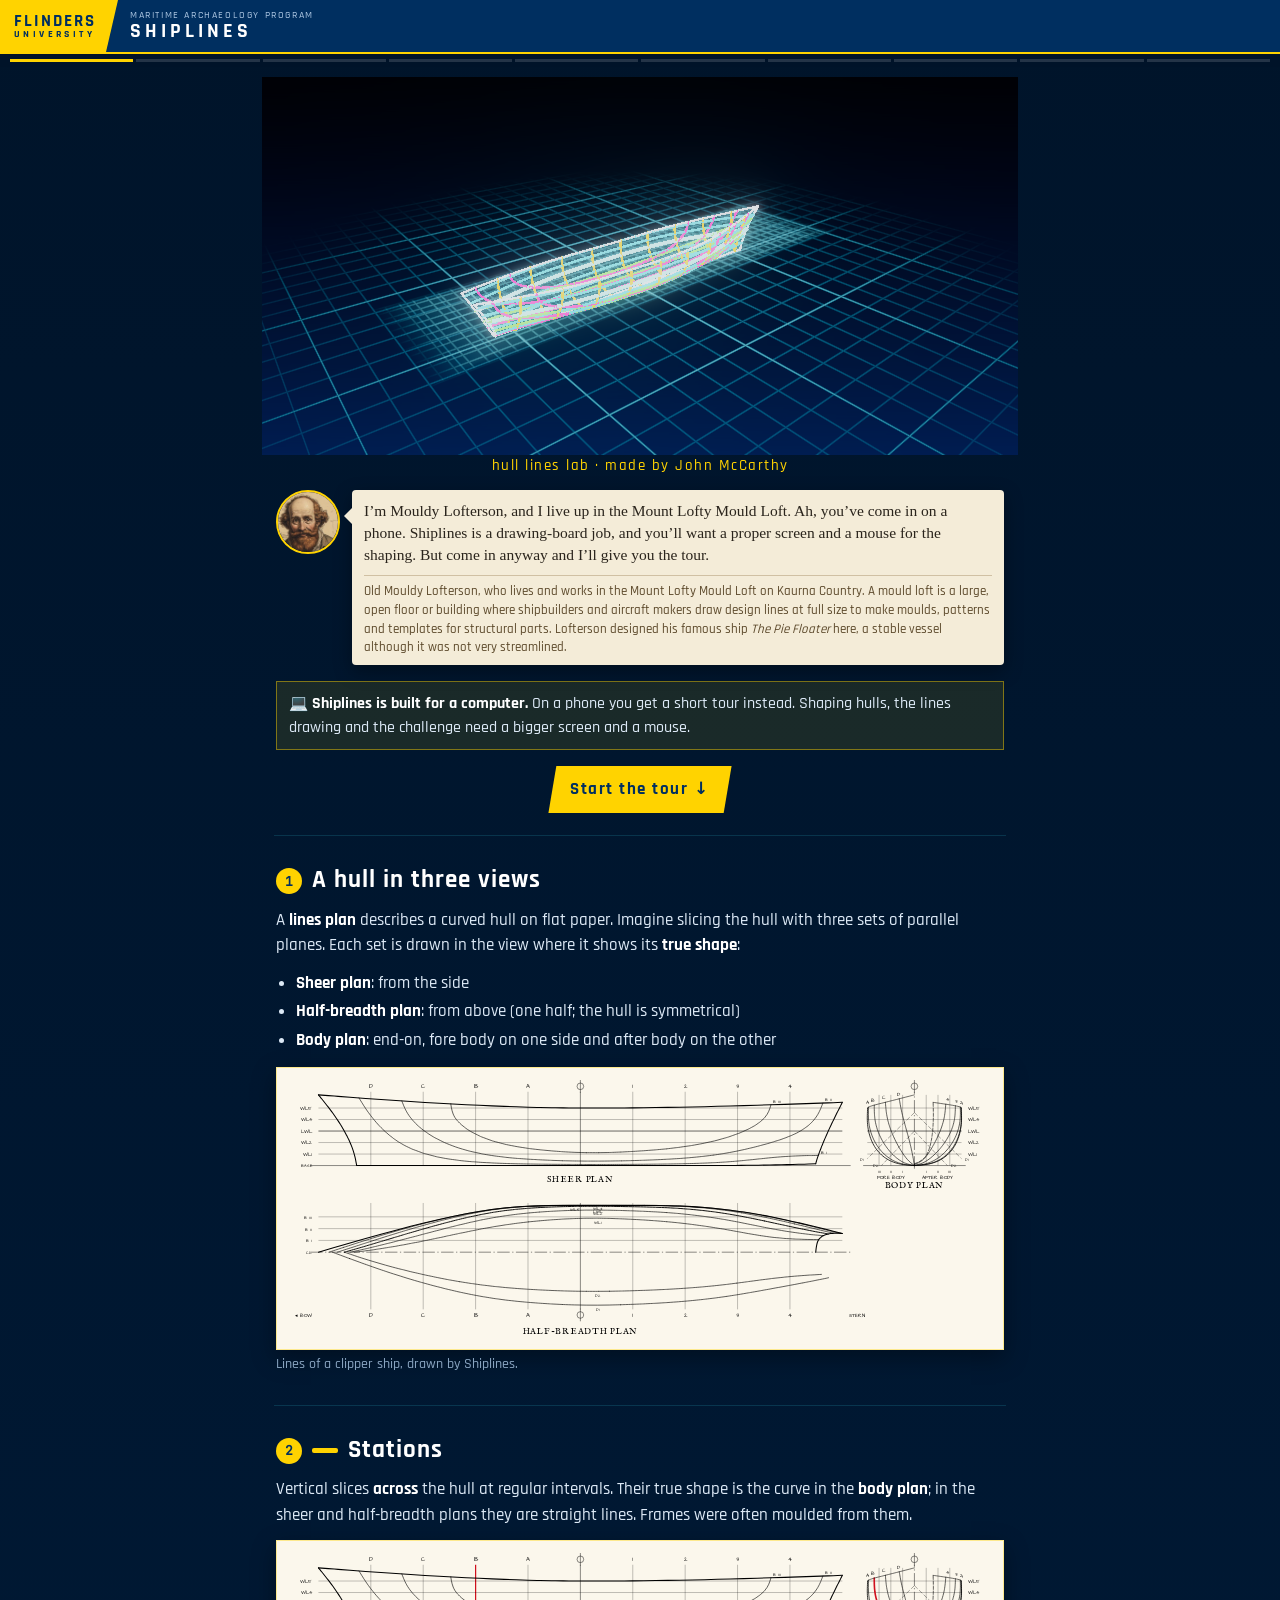
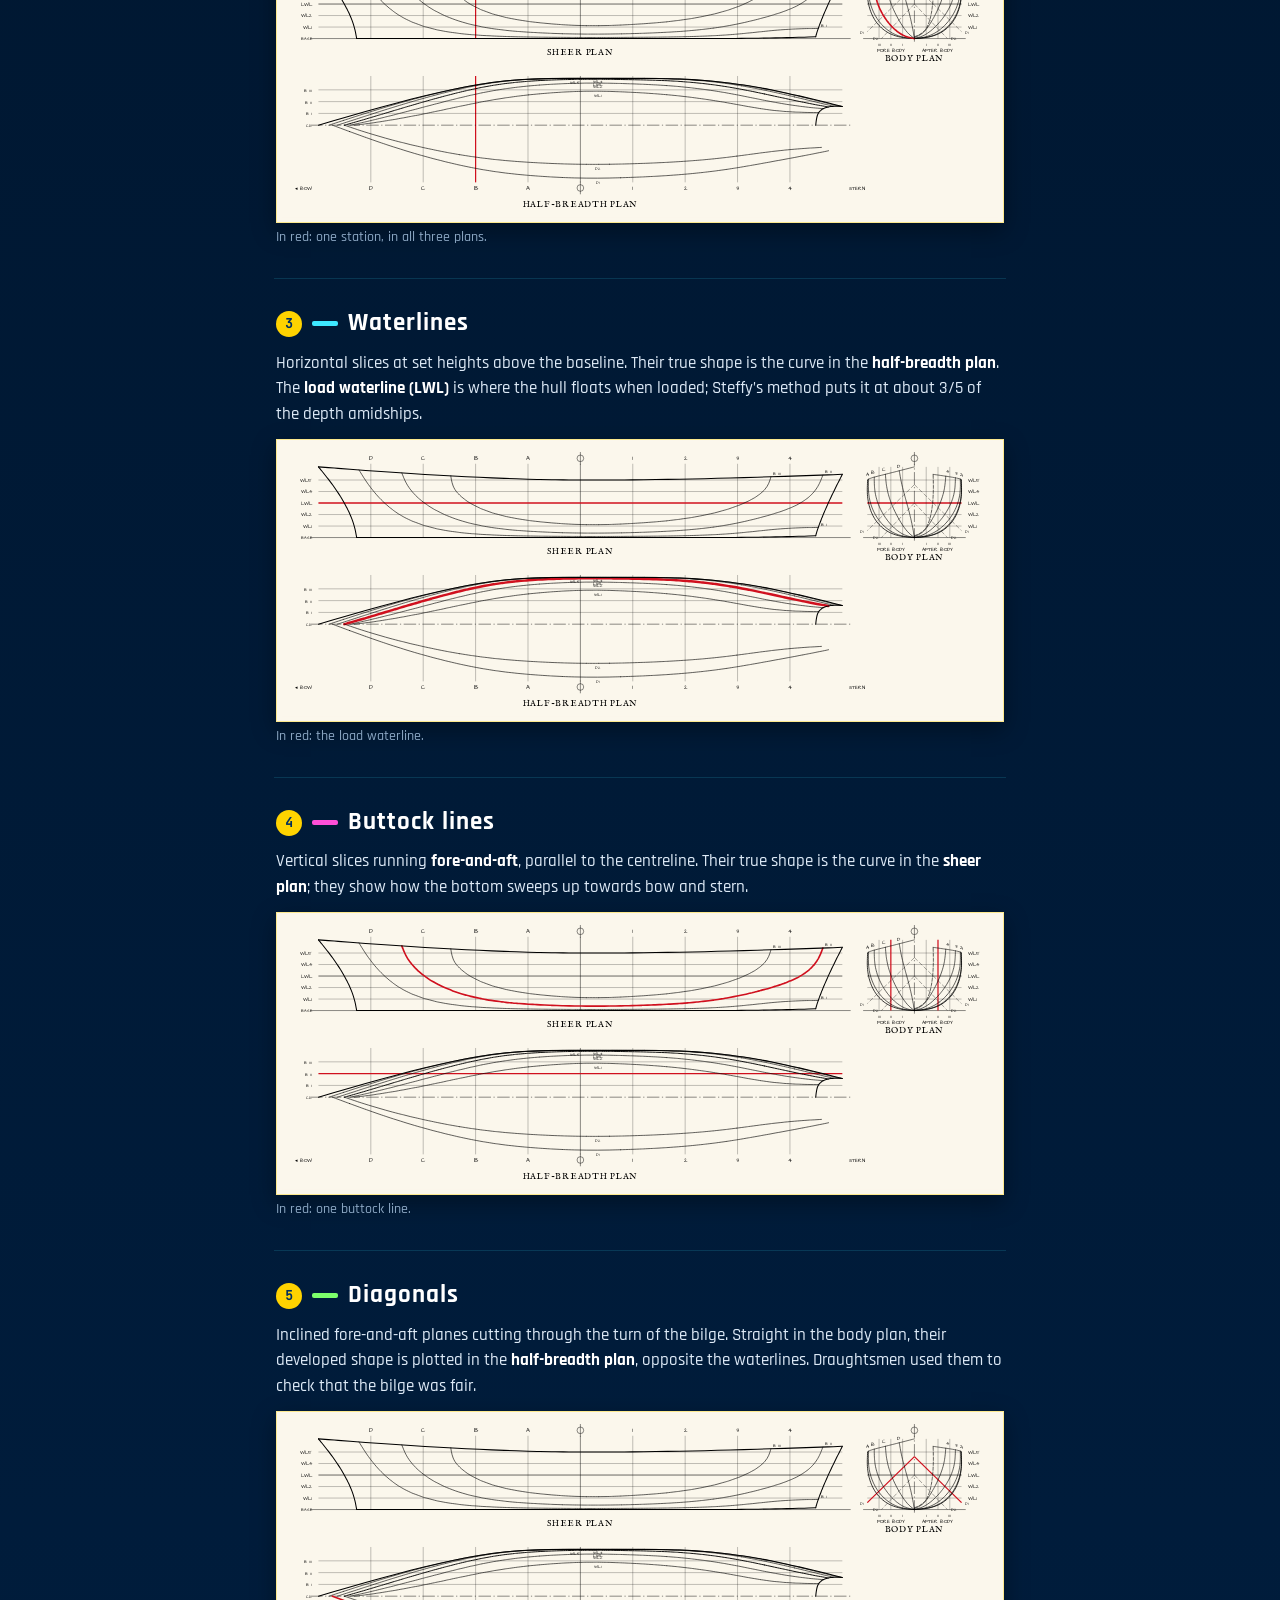
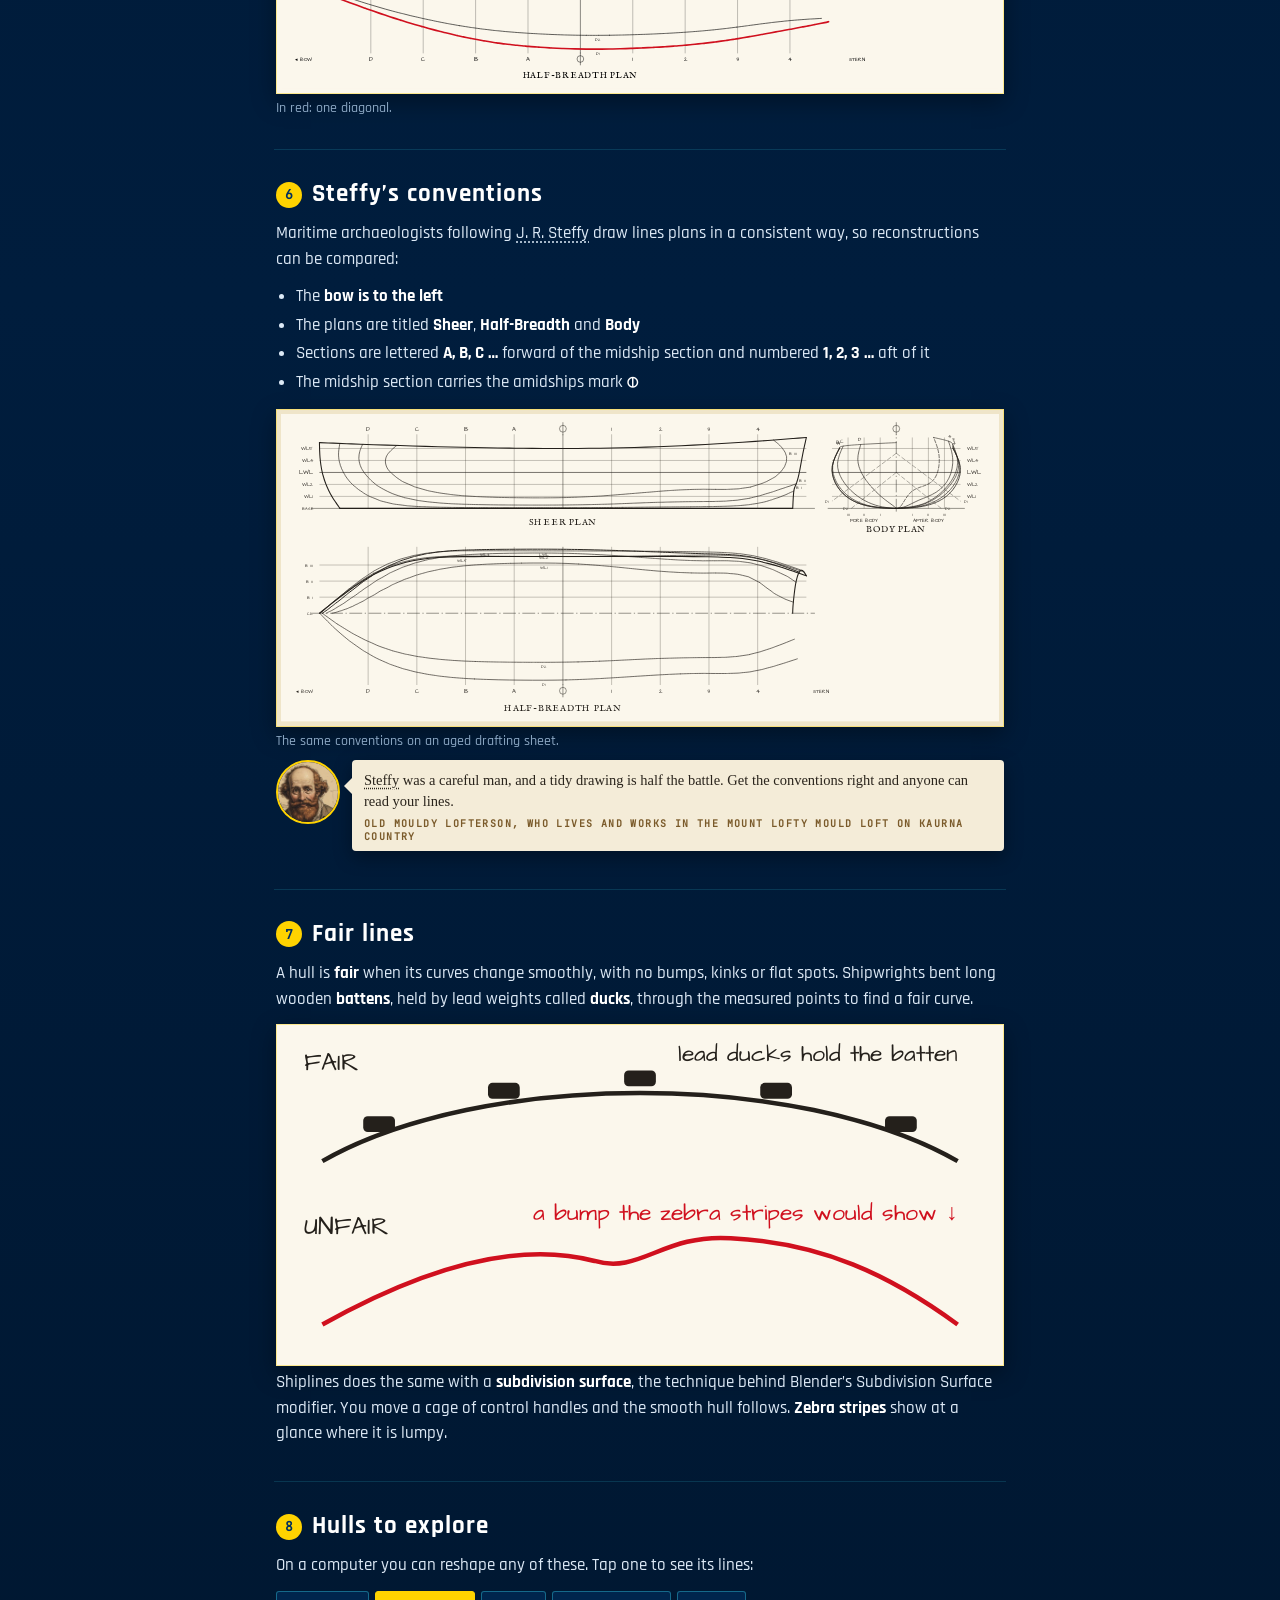
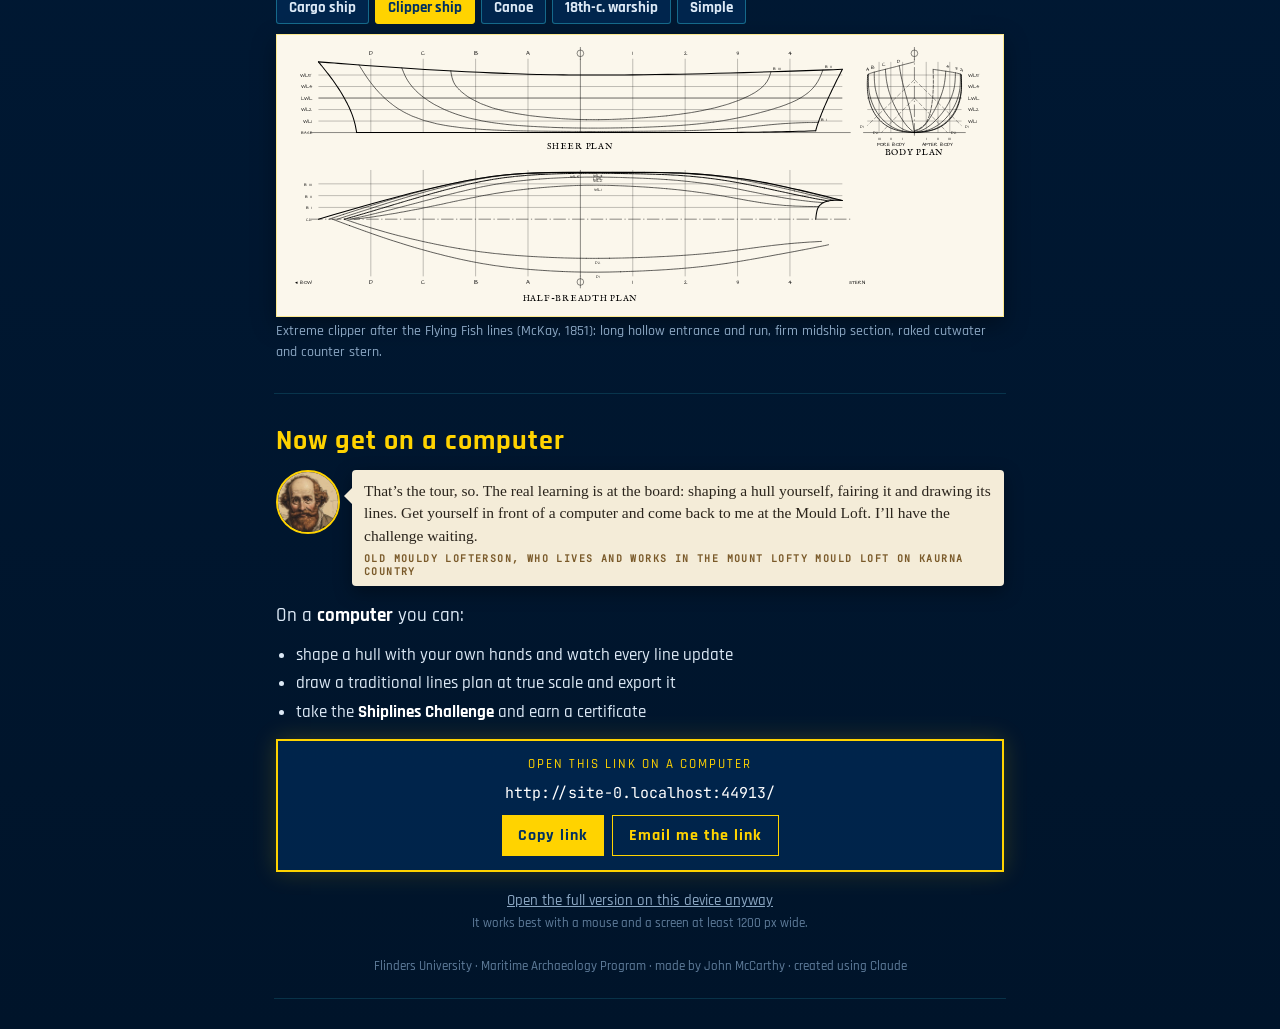
<file: mobile.html>
<!DOCTYPE html>
<html lang="en-AU">
<head>
<meta charset="utf-8">
<meta name="viewport" content="width=device-width, initial-scale=1, viewport-fit=cover">
<title>Shiplines tour · Flinders University Maritime Archaeology</title>
<meta name="description" content="A short tour of ship lines plans. Shiplines itself is best used on a computer.">
<link rel="stylesheet" href="css/mobile.css?v=25">
<link rel="icon" href="data:image/svg+xml,%3Csvg xmlns='http://www.w3.org/2000/svg' viewBox='0 0 32 32'%3E%3Crect width='32' height='32' rx='6' fill='%23002F60'/%3E%3Cpath d='M4 13 Q16 30 28 13' fill='none' stroke='%23FFD300' stroke-width='2.4'/%3E%3Cpath d='M4 13 H28' stroke='%233DE8FF' stroke-width='1.4'/%3E%3C/svg%3E">
<script type="importmap">
{ "imports": {
  "three": "./vendor/three/build/three.module.js",
  "three/addons/": "./vendor/three/addons/"
} }
</script>
</head>
<body>
<header class="m-top">
  <div class="m-wordmark"><b>FLINDERS</b><span>UNIVERSITY</span></div>
  <div class="m-title"><small>Maritime Archaeology Program</small><strong>SHIPLINES</strong></div>
</header>
<div class="m-progress" id="progress"></div>

<main id="tour">
  <section class="card hero" data-step="0">
    <div class="hero-3d" id="hero"></div>
    <p class="kicker">hull lines lab · made by John McCarthy</p>
    <div class="say" data-say="0"></div>
    <div class="pc-note">💻 <b>Shiplines is built for a computer.</b> On a phone you get a short tour instead. Shaping hulls, the lines drawing and the challenge need a bigger screen and a mouse.</div>
    <a class="go" href="#c1">Start the tour ↓</a>
  </section>

  <section class="card" id="c1" data-step="1">
    <h2><span>1</span> A hull in three views</h2>
    <p>A <b>lines plan</b> describes a curved hull on flat paper. Imagine slicing the hull with three sets of parallel planes. Each set is drawn in the view where it shows its <b>true shape</b>:</p>
    <ul class="views">
      <li><b>Sheer plan</b>: from the side</li>
      <li><b>Half-breadth plan</b>: from above (one half; the hull is symmetrical)</li>
      <li><b>Body plan</b>: end-on, fore body on one side and after body on the other</li>
    </ul>
    <figure class="plan" data-fig="plain"></figure>
    <figcaption>Lines of a clipper ship, drawn by Shiplines.</figcaption>
  </section>

  <section class="card" data-step="2">
    <h2><span>2</span> <i class="chip st"></i> Stations</h2>
    <p>Vertical slices <b>across</b> the hull at regular intervals. Their true shape is the curve in the <b>body plan</b>; in the sheer and half-breadth plans they are straight lines. Frames were often moulded from them.</p>
    <figure class="plan" data-fig="station"></figure>
    <figcaption>In red: one station, in all three plans.</figcaption>
  </section>

  <section class="card" data-step="3">
    <h2><span>3</span> <i class="chip wl"></i> Waterlines</h2>
    <p>Horizontal slices at set heights above the baseline. Their true shape is the curve in the <b>half-breadth plan</b>. The <b>load waterline (LWL)</b> is where the hull floats when loaded; Steffy’s method puts it at about 3/5 of the depth amidships.</p>
    <figure class="plan" data-fig="waterline"></figure>
    <figcaption>In red: the load waterline.</figcaption>
  </section>

  <section class="card" data-step="4">
    <h2><span>4</span> <i class="chip bt"></i> Buttock lines</h2>
    <p>Vertical slices running <b>fore-and-aft</b>, parallel to the centreline. Their true shape is the curve in the <b>sheer plan</b>; they show how the bottom sweeps up towards bow and stern.</p>
    <figure class="plan" data-fig="buttock"></figure>
    <figcaption>In red: one buttock line.</figcaption>
  </section>

  <section class="card" data-step="5">
    <h2><span>5</span> <i class="chip dg"></i> Diagonals</h2>
    <p>Inclined fore-and-aft planes cutting through the turn of the bilge. Straight in the body plan, their developed shape is plotted in the <b>half-breadth plan</b>, opposite the waterlines. Draughtsmen used them to check that the bilge was fair.</p>
    <figure class="plan" data-fig="diagonal"></figure>
    <figcaption>In red: one diagonal.</figcaption>
  </section>

  <section class="card" data-step="6">
    <h2><span>6</span> Steffy’s conventions</h2>
    <p>Maritime archaeologists following <a class="wiki" href="https://en.wikipedia.org/wiki/J._Richard_Steffy" target="_blank" rel="noopener" title="J. Richard Steffy (1924–2007), nautical archaeologist: Wikipedia">J. R. Steffy</a> draw lines plans in a consistent way, so reconstructions can be compared:</p>
    <ul class="views">
      <li>The <b>bow is to the left</b></li>
      <li>The plans are titled <b>Sheer</b>, <b>Half-Breadth</b> and <b>Body</b></li>
      <li>Sections are lettered <b>A, B, C …</b> forward of the midship section and numbered <b>1, 2, 3 …</b> aft of it</li>
      <li>The midship section carries the amidships mark <b>⦶</b></li>
    </ul>
    <figure class="plan aged" data-fig="steffy"></figure>
    <figcaption>The same conventions on an aged drafting sheet.</figcaption>
    <div class="say small" data-say="1"></div>
  </section>

  <section class="card" data-step="7">
    <h2><span>7</span> Fair lines</h2>
    <p>A hull is <b>fair</b> when its curves change smoothly, with no bumps, kinks or flat spots. Shipwrights bent long wooden <b>battens</b>, held by lead weights called <b>ducks</b>, through the measured points to find a fair curve.</p>
    <figure class="fair" id="fair-fig"></figure>
    <p>Shiplines does the same with a <b>subdivision surface</b>, the technique behind Blender’s Subdivision Surface modifier. You move a cage of control handles and the smooth hull follows. <b>Zebra stripes</b> show at a glance where it is lumpy.</p>
  </section>

  <section class="card" data-step="8">
    <h2><span>8</span> Hulls to explore</h2>
    <p>On a computer you can reshape any of these. Tap one to see its lines:</p>
    <div class="hulls" id="hulls"></div>
    <figure class="plan" data-fig="gallery"></figure>
    <figcaption id="gallery-cap"></figcaption>
  </section>

  <section class="card final" data-step="9">
    <h2>Now get on a computer</h2>
    <div class="say" data-say="2"></div>
    <p class="big">On a <b>computer</b> you can:</p>
    <ul class="views">
      <li>shape a hull with your own hands and watch every line update</li>
      <li>draw a traditional lines plan at true scale and export it</li>
      <li>take the <b>Shiplines Challenge</b> and earn a certificate</li>
    </ul>
    <div class="link-box">
      <span>Open this link on a computer</span>
      <code id="full-url"></code>
      <div class="btns">
        <button id="copy">Copy link</button>
        <a id="mail" class="btn">Email me the link</a>
      </div>
    </div>
    <p class="anyway"><a id="anyway" href="index.html?full=1">Open the full version on this device anyway</a><br><small>It works best with a mouse and a screen at least 1200 px wide.</small></p>
    <footer>Flinders University · Maritime Archaeology Program · made by John McCarthy · created using Claude</footer>
  </section>
</main>

<script type="module" src="js/mobile.js?v=25"></script>
</body>
</html>
</file>
<file: css/mobile.css>
/* Shiplines phone tour */
@font-face { font-family: 'Rajdhani'; src: url(../fonts/rajdhani-latin-500-normal.woff2) format('woff2'); font-weight: 500; font-display: swap; }
@font-face { font-family: 'Rajdhani'; src: url(../fonts/rajdhani-latin-700-normal.woff2) format('woff2'); font-weight: 700; font-display: swap; }
@font-face { font-family: 'JetBrains Mono'; src: url(../fonts/jetbrains-mono-latin-400-normal.woff2) format('woff2'); font-display: swap; }
@font-face { font-family: 'Architects Daughter'; src: url(../fonts/architects-daughter-latin-400-normal.woff2) format('woff2'); font-display: swap; }
@font-face { font-family: 'IM Fell English SC'; src: url(../fonts/im-fell-english-sc-latin-400-normal.woff2) format('woff2'); font-display: swap; }
@font-face { font-family: 'Special Elite'; src: url(../fonts/special-elite-latin-400-normal.woff2) format('woff2'); font-display: swap; }
:root { --gold: #FFD300; --navy: #002F60; --cyan: #3DE8FF; --text: #dce9f6; --muted: #8aa6c2; }
* { box-sizing: border-box; }
html { scroll-behavior: smooth; }
body { margin: 0; background: #000f1f linear-gradient(180deg, #00142a, #001d3d 60%, #00142a); color: var(--text); font: 500 17px/1.5 'Rajdhani', system-ui, sans-serif; -webkit-text-size-adjust: 100%; }
.m-top { position: sticky; top: 0; z-index: 5; display: flex; align-items: stretch; height: 54px; background: var(--navy); border-bottom: 2px solid var(--gold); }
.m-wordmark { background: var(--gold); color: var(--navy); display: flex; flex-direction: column; justify-content: center; padding: 0 22px 0 14px; line-height: .95; clip-path: polygon(0 0, 100% 0, calc(100% - 12px) 100%, 0 100%); }
.m-wordmark b { font-size: 17px; letter-spacing: 2px; } .m-wordmark span { font-size: 9.5px; letter-spacing: 3.4px; font-weight: 700; }
.m-title { display: flex; flex-direction: column; justify-content: center; padding-left: 12px; line-height: 1.05; }
.m-title small { font-size: 10px; letter-spacing: 1.6px; text-transform: uppercase; color: #a9c4e0; }
.m-title strong { font-size: 20px; letter-spacing: 4px; color: #fff; }
.m-progress { position: sticky; top: 54px; z-index: 5; display: flex; gap: 3px; padding: 5px 10px; background: rgba(0, 20, 42, .92); }
.m-progress i { flex: 1; height: 3px; background: rgba(255,255,255,.14); transition: .3s; }
.m-progress i.on { background: var(--gold); }
main { padding: 0 14px 30px; max-width: 760px; margin: 0 auto; }
.card { padding: 26px 2px 22px; border-bottom: 1px solid rgba(61,232,255,.14); scroll-margin-top: 64px; }
.card h2 { margin: 0 0 8px; font-size: 25px; letter-spacing: 1px; color: #fff; display: flex; align-items: center; gap: 10px; }
.card h2 span { font: 600 13px 'JetBrains Mono', monospace; color: var(--navy); background: var(--gold); width: 26px; height: 26px; display: grid; place-items: center; border-radius: 50%; }
.card p { margin: 0 0 12px; }
.card b { color: #fff; }
.chip { display: inline-block; width: 26px; height: 5px; border-radius: 2px; }
.chip.st { background: #FFD300; } .chip.wl { background: #3DE8FF; } .chip.bt { background: #FF4FD8; } .chip.dg { background: #7CFF6B; }
.views { margin: 0 0 14px; padding-left: 20px; } .views li { margin: 3px 0; }
figure { margin: 6px 0 4px; background: #fbf7ec; border: 1px solid rgba(255,211,0,.4); padding: 4px; box-shadow: 0 8px 22px rgba(0,0,0,.35); }
figure svg { display: block; width: 100%; height: auto; }
figure.aged { background: #efe5c9; }
figcaption { font-size: 14px; color: var(--muted); margin-bottom: 8px; }
.hero { text-align: center; padding-top: 10px; }
.hero-3d { height: 42vh; min-height: 230px; position: relative; margin: 0 -14px; }
.hero-3d canvas { display: block; }
.hero-3d .labels3d { display: none; }
.hero-fallback { padding: 10px; }
.kicker { color: var(--gold); letter-spacing: 1.5px; font-size: 15px; margin: 6px 0 12px; }
.say { display: flex; gap: 12px; align-items: flex-start; text-align: left; margin: 6px 0 16px; }
.say .wright { width: 64px; height: 64px; flex: none; border-radius: 50%; border: 2px solid var(--gold); object-fit: cover; }
.say blockquote { margin: 0; position: relative; background: #f4ecd8; color: #2a241c; padding: 10px 12px 8px; font: 400 15.5px/1.45 Georgia, serif; border-radius: 4px; box-shadow: 0 6px 18px rgba(0,0,0,.35); }
.say blockquote::before { content: ''; position: absolute; left: -8px; top: 18px; border: 8px solid transparent; border-left: 0; border-right-color: #f4ecd8; }
.say cite { display: block; margin-top: 5px; font: 600 10px 'JetBrains Mono', monospace; letter-spacing: 1.4px; text-transform: uppercase; color: #7a5a2a; font-style: normal; }
.say cite.about { font: 500 13px/1.45 'Rajdhani', sans-serif; letter-spacing: 0; text-transform: none; color: #5d4a2c; margin-top: 8px; padding-top: 6px; border-top: 1px solid rgba(122, 90, 42, .3); }
.say.small blockquote { font-size: 14.5px; }
.pc-note { text-align: left; background: rgba(255,211,0,.1); border: 1px solid rgba(255,211,0,.45); padding: 10px 12px; font-size: 15.5px; margin-bottom: 16px; }
.go { display: inline-block; background: var(--gold); color: var(--navy); font-weight: 700; letter-spacing: 1.5px; padding: 11px 22px; text-decoration: none; clip-path: polygon(8px 0, 100% 0, calc(100% - 8px) 100%, 0 100%); }
.fair { padding: 0; }
.hulls { display: flex; flex-wrap: wrap; gap: 6px; margin-bottom: 10px; }
.hulls button { background: rgba(0,47,96,.6); border: 1px solid rgba(61,232,255,.35); color: var(--text); font: 600 15px 'Rajdhani', sans-serif; padding: 6px 12px; border-radius: 3px; }
.hulls button.on { background: var(--gold); color: var(--navy); border-color: var(--gold); }
.final h2 { font-size: 28px; color: var(--gold); }
.final .big { font-size: 19px; margin-top: 4px; }
.link-box { background: rgba(0,47,96,.6); border: 2px solid var(--gold); padding: 14px; margin: 10px 0 18px; text-align: center; box-shadow: 0 0 22px rgba(255,211,0,.18); }
.link-box span { display: block; font-size: 13px; letter-spacing: 2px; text-transform: uppercase; color: var(--gold); }
.link-box code { display: block; font: 15px 'JetBrains Mono', monospace; color: #fff; word-break: break-all; margin: 8px 0 12px; user-select: all; }
.link-box .btns { display: flex; gap: 8px; justify-content: center; flex-wrap: wrap; }
.link-box button, .link-box .btn { background: var(--gold); color: var(--navy); border: 0; font: 700 16px 'Rajdhani', sans-serif; letter-spacing: 1px; padding: 9px 16px; text-decoration: none; cursor: pointer; }
.link-box .btn { background: transparent; color: var(--gold); border: 1px solid var(--gold); }
.anyway { text-align: center; font-size: 15px; } .anyway a { color: var(--muted); } .anyway small { color: #5f7d9b; }
footer { margin-top: 22px; text-align: center; font-size: 13px; color: #5f7d9b; }

a.wiki { color: inherit; text-decoration: underline dotted; text-underline-offset: 3px; }
</file>
